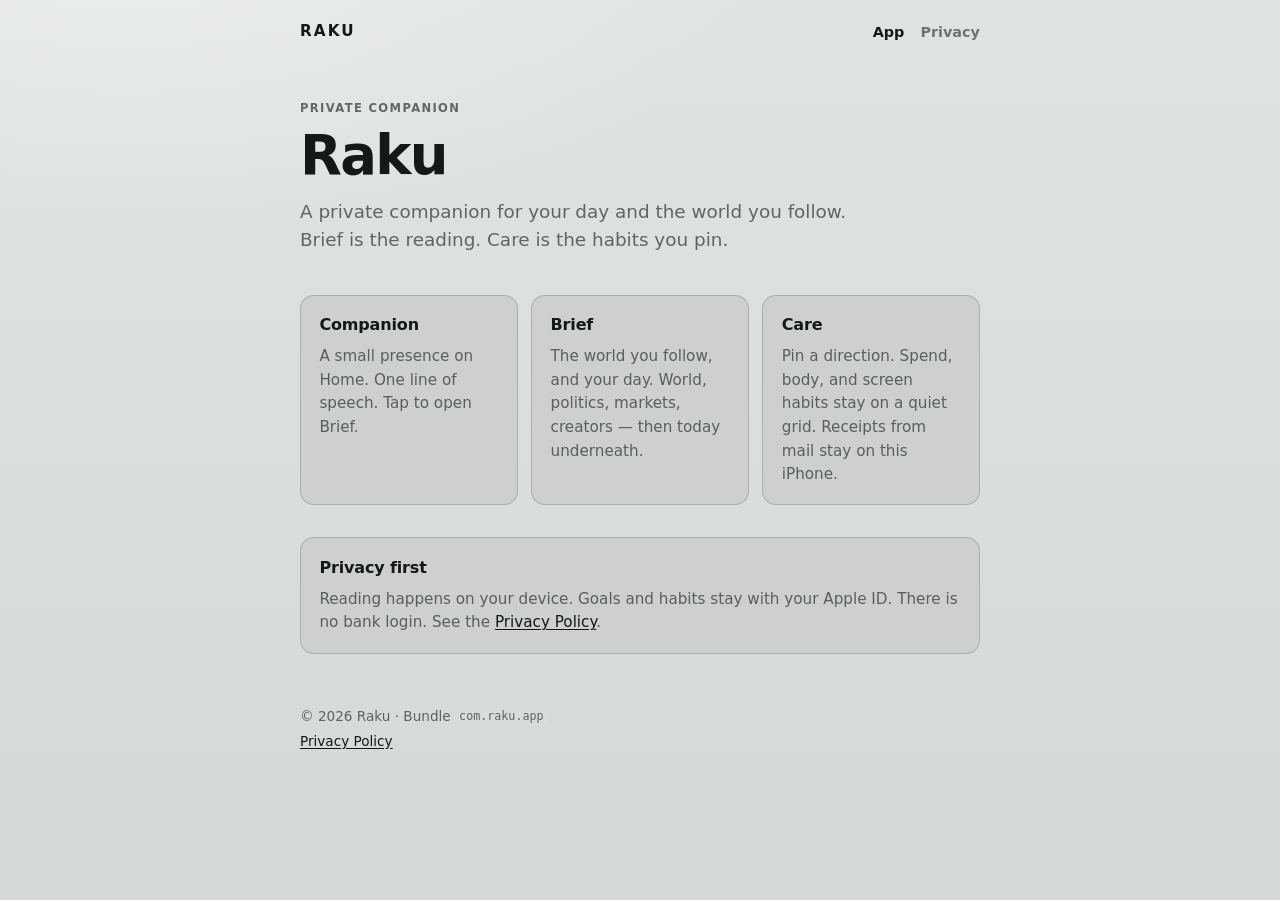
<file: index.html>
<!DOCTYPE html>
<html lang="en">
<head>
  <meta charset="utf-8" />
  <meta name="viewport" content="width=device-width, initial-scale=1" />
  <title>Raku — your day and the world</title>
  <meta name="description" content="Raku is a private companion for your day and the world you follow. Brief, Care, and on-device reading. No bank login." />
  <link rel="stylesheet" href="styles.css" />
</head>
<body>
  <header class="top">
    <a class="brand" href="index.html">RAKU</a>
    <nav>
      <a href="index.html" aria-current="page">App</a>
      <a href="privacy.html">Privacy</a>
    </nav>
  </header>

  <main>
    <section class="hero">
      <p class="eyebrow">Private companion</p>
      <h1>Raku</h1>
      <p class="lede">
        A private companion for your day and the world you follow.
        Brief is the reading. Care is the habits you pin.
      </p>
    </section>

    <section class="grid">
      <article>
        <h2>Companion</h2>
        <p>A small presence on Home. One line of speech. Tap to open Brief.</p>
      </article>
      <article>
        <h2>Brief</h2>
        <p>The world you follow, and your day. World, politics, markets, creators — then today underneath.</p>
      </article>
      <article>
        <h2>Care</h2>
        <p>Pin a direction. Spend, body, and screen habits stay on a quiet grid. Receipts from mail stay on this iPhone.</p>
      </article>
    </section>

    <section class="note">
      <h2>Privacy first</h2>
      <p>
        Reading happens on your device. Goals and habits stay with your Apple&nbsp;ID.
        There is no bank login. See the
        <a href="privacy.html">Privacy Policy</a>.
      </p>
    </section>
  </main>

  <footer>
    <p>© <span id="y"></span> Raku · Bundle <code>com.raku.app</code></p>
    <p><a href="privacy.html">Privacy Policy</a></p>
  </footer>
  <script>document.getElementById("y").textContent = new Date().getFullYear()</script>
</body>
</html>
</file>
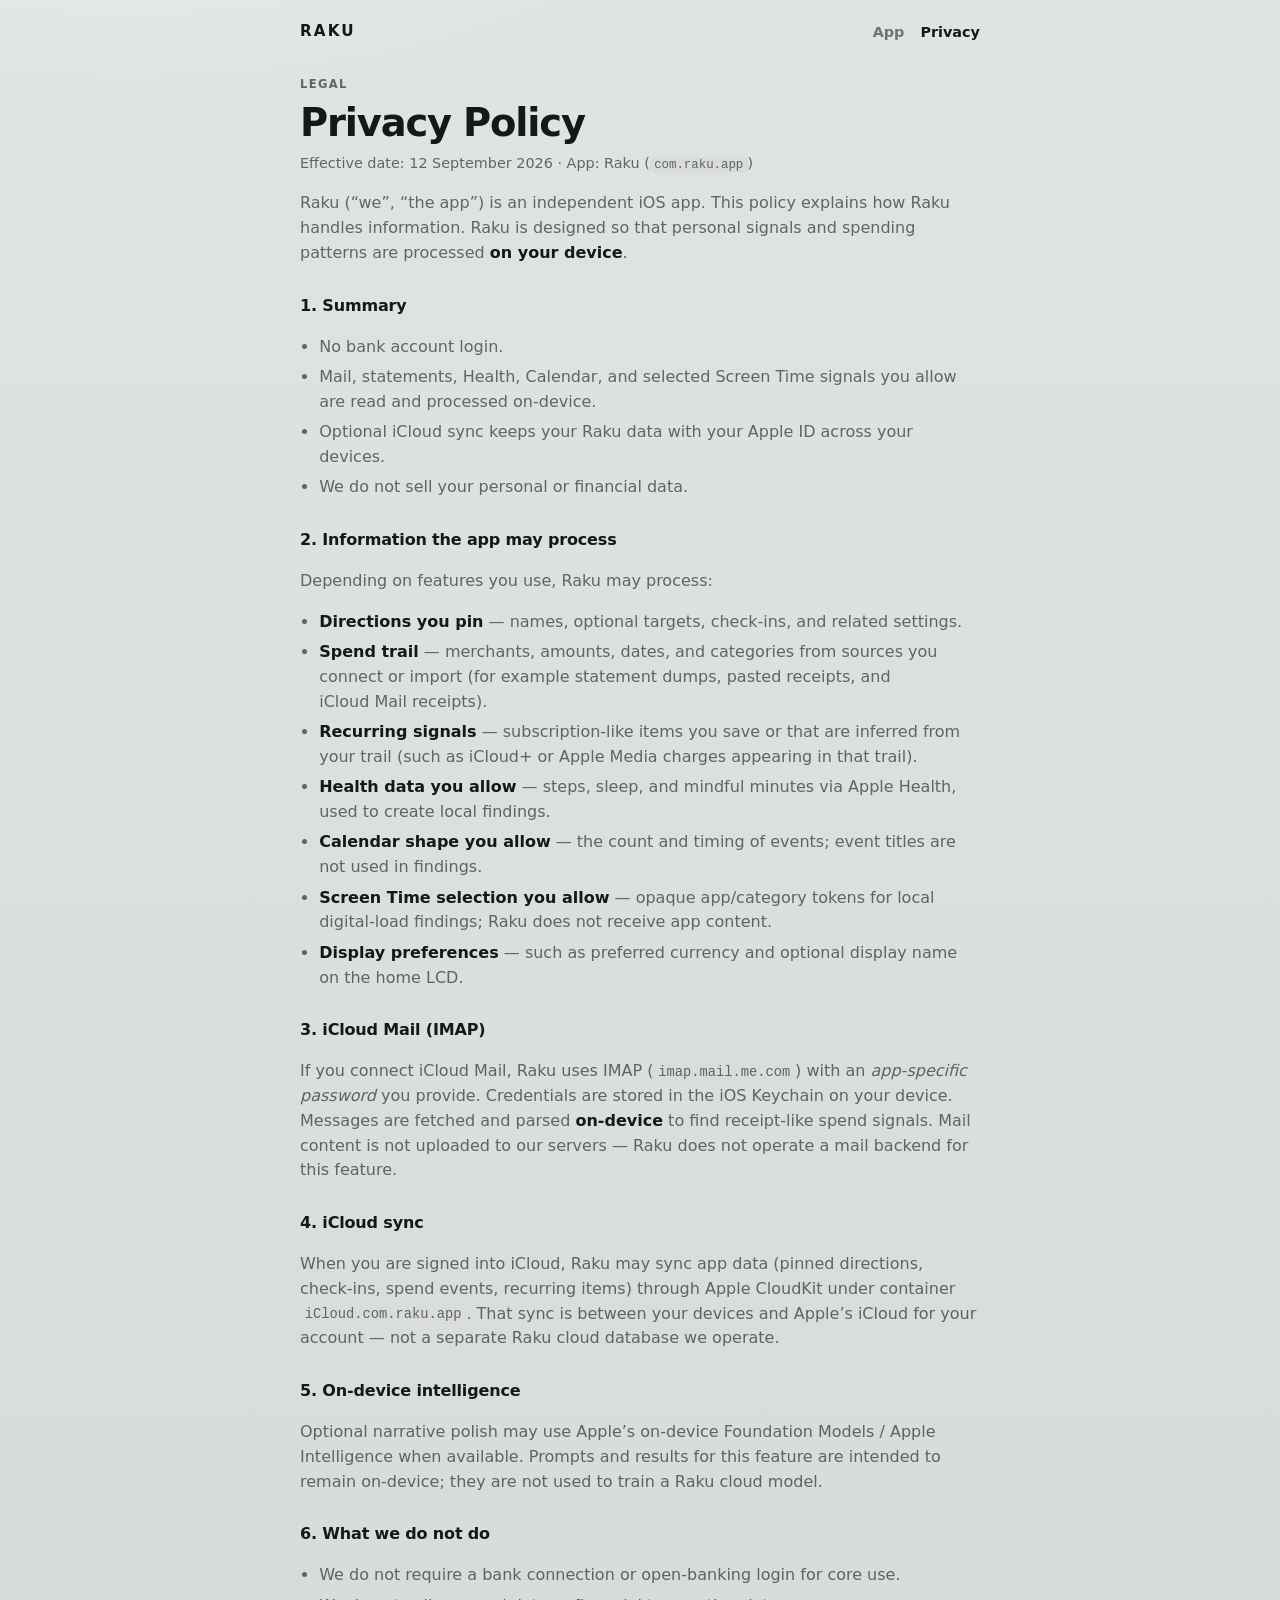
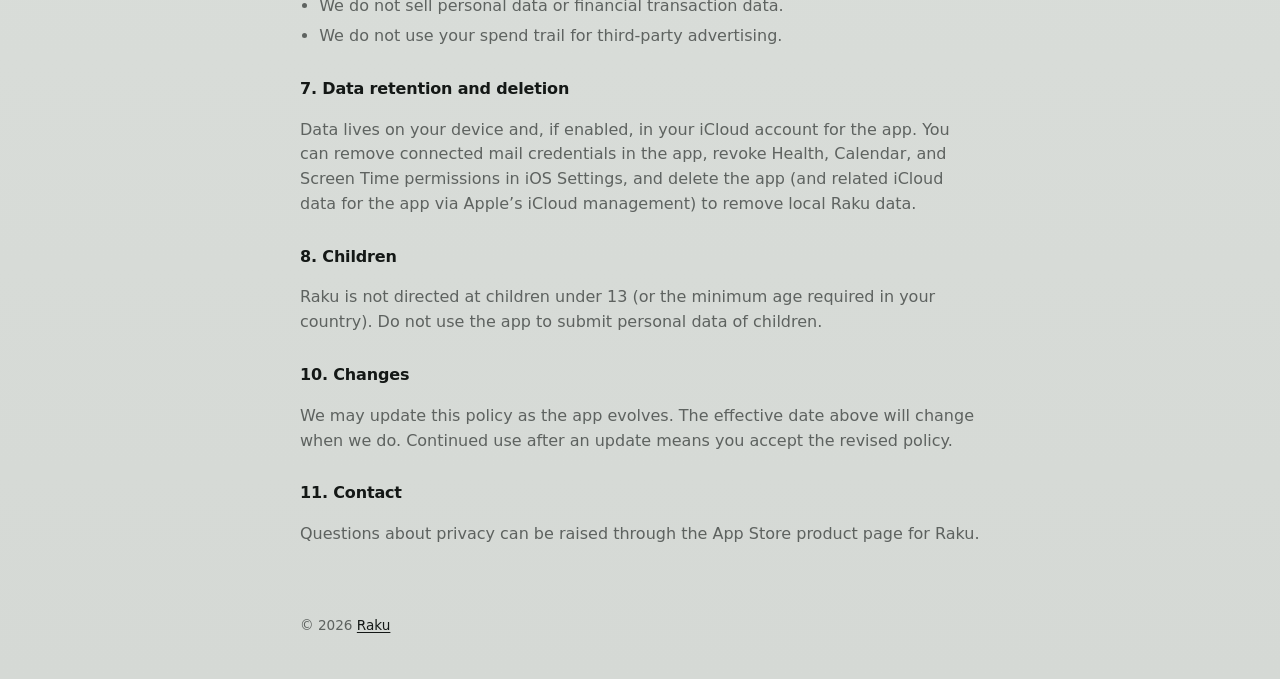
<file: privacy.html>
<!DOCTYPE html>
<html lang="en">
<head>
  <meta charset="utf-8" />
  <meta name="viewport" content="width=device-width, initial-scale=1" />
  <title>Privacy Policy — Raku</title>
  <meta name="description" content="Privacy Policy for Raku (com.raku.app)." />
  <link rel="stylesheet" href="styles.css" />
</head>
<body>
  <header class="top">
    <a class="brand" href="index.html">RAKU</a>
    <nav>
      <a href="index.html">App</a>
      <a href="privacy.html" aria-current="page">Privacy</a>
    </nav>
  </header>

  <main class="policy">
    <p class="eyebrow">Legal</p>
    <h1>Privacy Policy</h1>
    <p class="meta">Effective date: 12 September 2026 · App: Raku (<code>com.raku.app</code>)</p>

    <p>
      Raku (“we”, “the app”) is an independent iOS app. This policy explains how Raku handles information.
      Raku is designed so that personal signals and spending patterns are processed <strong>on your device</strong>.
    </p>

    <h2>1. Summary</h2>
    <ul>
      <li>No bank account login.</li>
      <li>Mail, statements, Health, Calendar, and selected Screen Time signals you allow are read and processed on-device.</li>
      <li>Optional iCloud sync keeps your Raku data with your Apple&nbsp;ID across your devices.</li>
      <li>We do not sell your personal or financial data.</li>
    </ul>

    <h2>2. Information the app may process</h2>
    <p>Depending on features you use, Raku may process:</p>
    <ul>
      <li><strong>Directions you pin</strong> — names, optional targets, check-ins, and related settings.</li>
      <li><strong>Spend trail</strong> — merchants, amounts, dates, and categories from sources you connect or import (for example statement dumps, pasted receipts, and iCloud&nbsp;Mail receipts).</li>
      <li><strong>Recurring signals</strong> — subscription-like items you save or that are inferred from your trail (such as iCloud+ or Apple Media charges appearing in that trail).</li>
      <li><strong>Health data you allow</strong> — steps, sleep, and mindful minutes via Apple Health, used to create local findings.</li>
      <li><strong>Calendar shape you allow</strong> — the count and timing of events; event titles are not used in findings.</li>
      <li><strong>Screen Time selection you allow</strong> — opaque app/category tokens for local digital-load findings; Raku does not receive app content.</li>
      <li><strong>Display preferences</strong> — such as preferred currency and optional display name on the home LCD.</li>
    </ul>

    <h2>3. iCloud Mail (IMAP)</h2>
    <p>
      If you connect iCloud&nbsp;Mail, Raku uses IMAP (<code>imap.mail.me.com</code>) with an
      <em>app-specific password</em> you provide. Credentials are stored in the iOS Keychain on your device.
      Messages are fetched and parsed <strong>on-device</strong> to find receipt-like spend signals.
      Mail content is not uploaded to our servers — Raku does not operate a mail backend for this feature.
    </p>

    <h2>4. iCloud sync</h2>
    <p>
      When you are signed into iCloud, Raku may sync app data (pinned directions, check-ins, spend events, recurring items)
      through Apple CloudKit under container <code>iCloud.com.raku.app</code>.
      That sync is between your devices and Apple’s iCloud for your account — not a separate Raku cloud database we operate.
    </p>

    <h2>5. On-device intelligence</h2>
    <p>
      Optional narrative polish may use Apple’s on-device Foundation Models / Apple Intelligence when available.
      Prompts and results for this feature are intended to remain on-device; they are not used to train a Raku cloud model.
    </p>

    <h2>6. What we do not do</h2>
    <ul>
      <li>We do not require a bank connection or open-banking login for core use.</li>
      <li>We do not sell personal data or financial transaction data.</li>
      <li>We do not use your spend trail for third-party advertising.</li>
    </ul>

    <h2>7. Data retention and deletion</h2>
    <p>
      Data lives on your device and, if enabled, in your iCloud account for the app.
      You can remove connected mail credentials in the app, revoke Health, Calendar, and Screen&nbsp;Time permissions in iOS Settings,
      and delete the app (and related iCloud data for the app via Apple’s iCloud management) to remove local Raku data.
    </p>

    <h2>8. Children</h2>
    <p>
      Raku is not directed at children under 13 (or the minimum age required in your country).
      Do not use the app to submit personal data of children.
    </p>

    <h2>10. Changes</h2>
    <p>
      We may update this policy as the app evolves. The effective date above will change when we do.
      Continued use after an update means you accept the revised policy.
    </p>

    <h2>11. Contact</h2>
    <p>
      Questions about privacy can be raised through the App&nbsp;Store product page for Raku.
    </p>
  </main>

  <footer>
    <p>© <span id="y"></span> <a href="index.html">Raku</a></p>
  </footer>
  <script>document.getElementById("y").textContent = new Date().getFullYear()</script>
</body>
</html>
</file>
<file: styles.css>
:root {
  --wash: #e0e4e0;
  --glass: #b8bcb8;
  --ink: #141816;
  --muted: rgba(20, 24, 22, 0.62);
  --edge: rgba(20, 24, 22, 0.18);
  --panel: #cfd3cf;
}

* { box-sizing: border-box; }

html { color-scheme: light; }

body {
  margin: 0;
  min-height: 100vh;
  font-family: "SF Pro Text", "Segoe UI", system-ui, -apple-system, sans-serif;
  background:
    radial-gradient(1200px 600px at 10% -10%, #ecefec 0%, transparent 55%),
    linear-gradient(180deg, var(--wash), #d5d9d5 100%);
  color: var(--ink);
  line-height: 1.55;
}

a { color: var(--ink); text-underline-offset: 0.15em; }
a:hover { opacity: 0.75; }

.top {
  display: flex;
  align-items: center;
  justify-content: space-between;
  max-width: 720px;
  margin: 0 auto;
  padding: 1.25rem 1.25rem 0.5rem;
}

.brand {
  font-weight: 800;
  letter-spacing: 0.14em;
  text-decoration: none;
  font-size: 0.95rem;
}

nav { display: flex; gap: 1rem; }
nav a {
  text-decoration: none;
  font-size: 0.9rem;
  font-weight: 600;
  opacity: 0.55;
}
nav a[aria-current="page"] { opacity: 1; }

main {
  max-width: 720px;
  margin: 0 auto;
  padding: 1.5rem 1.25rem 3rem;
}

.hero {
  padding: 1.5rem 0 0.5rem;
}

.eyebrow {
  text-transform: uppercase;
  letter-spacing: 0.12em;
  font-size: 0.72rem;
  font-weight: 700;
  color: var(--muted);
  margin: 0 0 0.6rem;
}

h1 {
  font-size: clamp(2.4rem, 6vw, 3.4rem);
  line-height: 1.05;
  letter-spacing: -0.03em;
  margin: 0 0 0.85rem;
}

.lede {
  font-size: 1.15rem;
  color: var(--muted);
  max-width: 36rem;
  margin: 0;
}

.grid {
  display: grid;
  gap: 0.85rem;
  margin: 2rem 0;
}

@media (min-width: 700px) {
  .grid { grid-template-columns: repeat(3, 1fr); }
}

.grid article,
.note {
  background: color-mix(in srgb, var(--glass) 70%, white);
  border: 1px solid var(--edge);
  border-radius: 14px;
  padding: 1.1rem 1.15rem;
}

.grid h2, .note h2, .policy h2 {
  font-size: 1rem;
  margin: 0 0 0.45rem;
  letter-spacing: -0.01em;
}

.grid p, .note p {
  margin: 0;
  font-size: 0.95rem;
  color: var(--muted);
}

.policy h1 { font-size: clamp(1.8rem, 4vw, 2.4rem); }
.policy .meta {
  color: var(--muted);
  font-size: 0.9rem;
  margin-top: -0.3rem;
}
.policy h2 { margin-top: 1.75rem; }
.policy ul { padding-left: 1.2rem; color: var(--muted); }
.policy li { margin: 0.35rem 0; }
.policy p { color: var(--muted); }
.policy strong { color: var(--ink); font-weight: 650; }

code {
  font-family: ui-monospace, "SF Mono", Menlo, monospace;
  font-size: 0.86em;
  background: color-mix(in srgb, var(--panel) 80%, white);
  padding: 0.1em 0.35em;
  border-radius: 5px;
}

footer {
  max-width: 720px;
  margin: 0 auto;
  padding: 0 1.25rem 2.5rem;
  color: var(--muted);
  font-size: 0.85rem;
}
footer p { margin: 0.25rem 0; }
</file>
